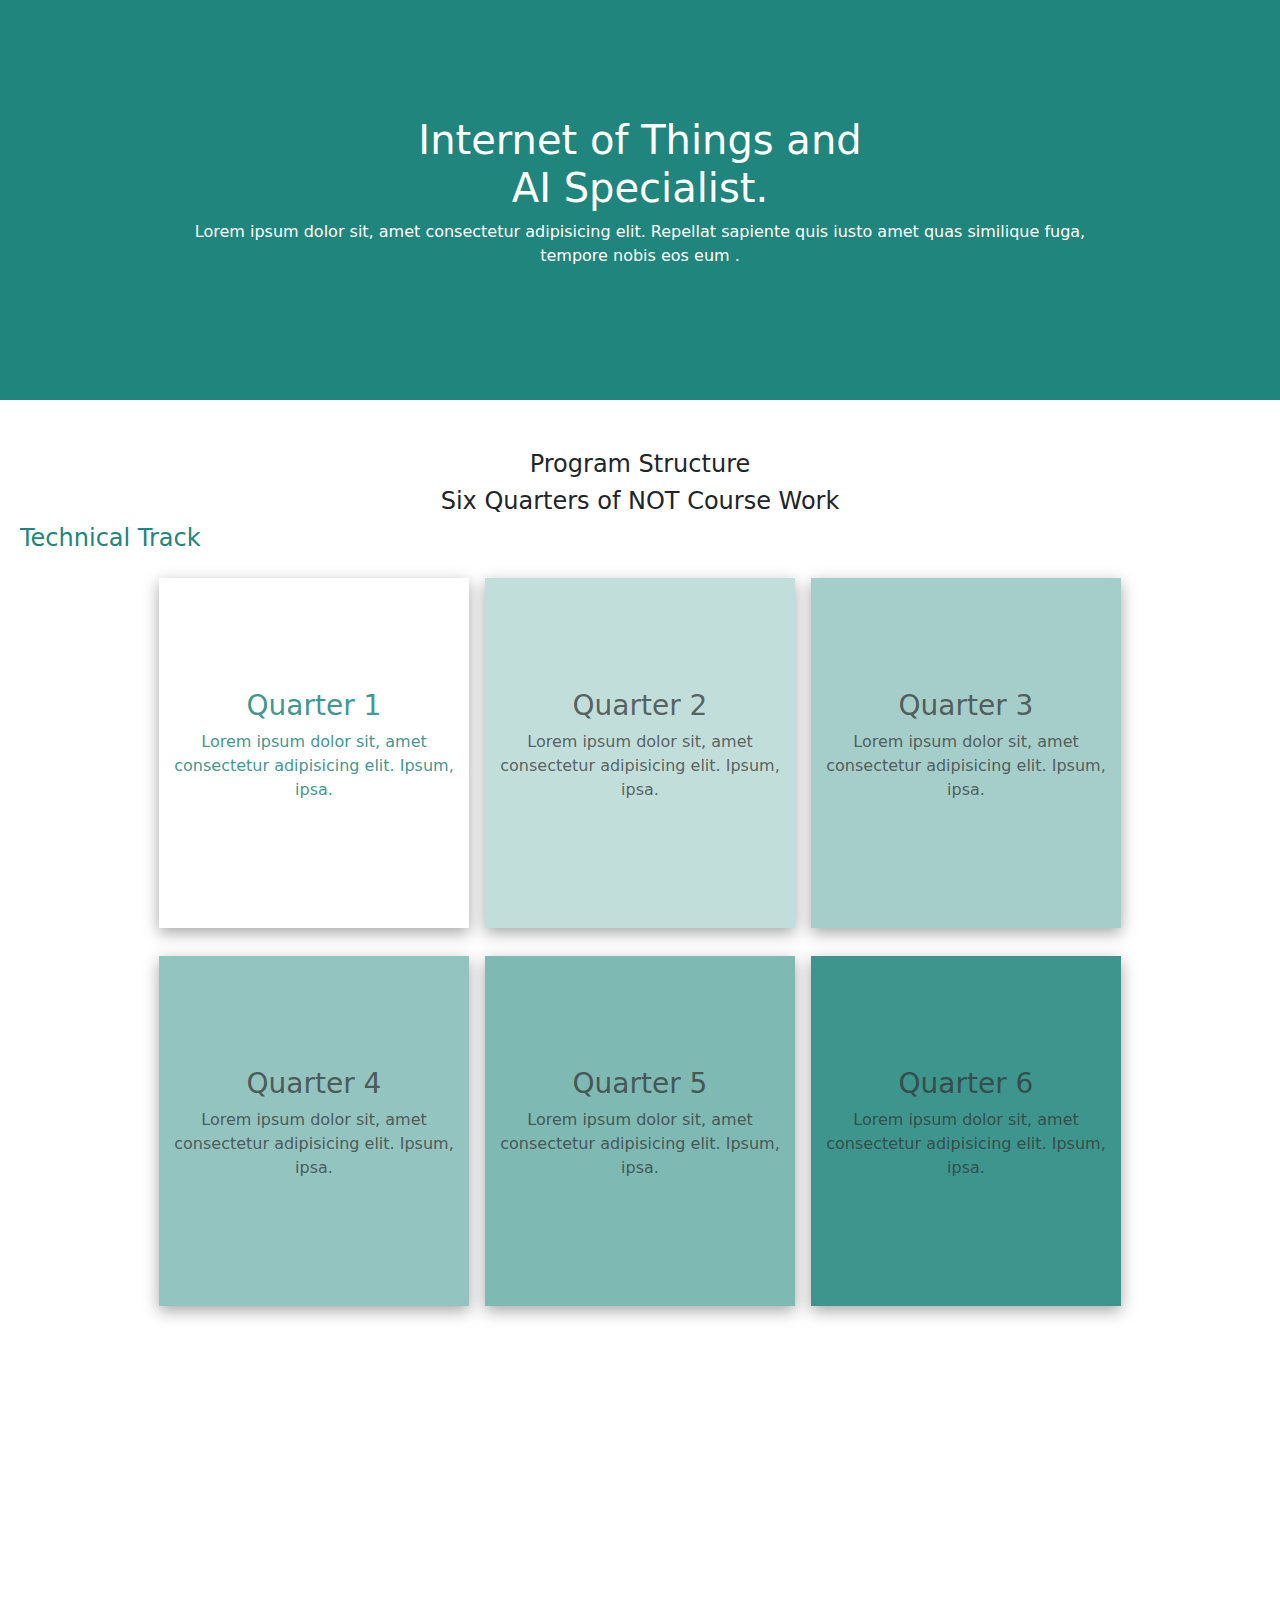
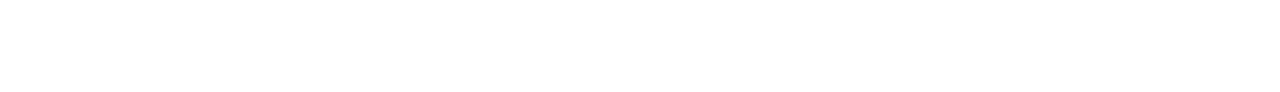
<file: assignment using bootstrap 2/index.html>
<!DOCTYPE html>
<html lang="en">

<head>
    <meta charset="UTF-8">
    <meta http-equiv="X-UA-Compatible" content="IE=edge">
    <meta name="viewport" content="width=device-width, initial-scale=1.0">
    <title>Document</title>
    <link rel="stylesheet" href="https://cdn.jsdelivr.net/npm/bootstrap@5.2.1/dist/css/bootstrap.min.css">
    <script src="https://cdn.jsdelivr.net/npm/bootstrap@5.2.1/dist/js/bootstrap.bundle.min.js"></script>
    <link rel="stylesheet" href="./mian.css">
</head>

<body>
    <div class="Container ">


        <div class="main">
            <div class=" row row1 ">

                <div class="col">
                    <h1>Internet of Things and <br> AI Specialist.</h1>
                    <p>Lorem ipsum dolor sit, amet consectetur adipisicing elit. Repellat sapiente quis iusto amet quas
                        similique fuga, <br> tempore nobis eos eum
                        .</p>
                </div>
            </div>

        </div>

        <div class=" ">
            <div class=" divq2  ">
                <h4>Program Structure </h4>
                <h4>Six Quarters of NOT Course Work</h4>

            </div>

        </div>
      

        <div >
            <div class="col  ">
                <h4 id="h4">Technical Track </h4>
            </div>

        </div>

        <div class=" justify-content-center   minbox ">
            <div class="col-3 mybox  ">
                <h3 class="p3">Quarter 1</h3>
                <p class="p3">Lorem ipsum dolor sit, amet consectetur adipisicing elit. Ipsum, ipsa.</p>
            </div>
            <div class="col-3 mybox bg1">
                <h3 class="h3">Quarter 2</h3>
                <p class="p2">Lorem ipsum dolor sit, amet consectetur adipisicing elit. Ipsum, ipsa.</p>

            </div>
            <div class="col-3 mybox bg2 ">
                <h3 class="h3">Quarter 3</h3>
                <p class="p2">Lorem ipsum dolor sit, amet consectetur adipisicing elit. Ipsum, ipsa.</p>
            </div>
            <div class="col-3 mybox bg3">
                <h3 class="h3">Quarter 4</h3>
                <p class="p2">Lorem ipsum dolor sit, amet consectetur adipisicing elit. Ipsum, ipsa.</p>
            </div>
            <div class="col-2 mybox bg4">
                <h3 class="h3">Quarter 5</h3>
                <p class="p2">Lorem ipsum dolor sit, amet consectetur adipisicing elit. Ipsum, ipsa.</p>
            </div>
            <div class="col-2 mybox bg5 ">
                <h3 class="h3">Quarter 6</h3>
                <p class="p2">Lorem ipsum dolor sit, amet consectetur adipisicing elit. Ipsum, ipsa.</p>
            </div>
            <div class="col-2 mybox1 "> </div>
            <div class="col-2 mybox1 "> </div>


        </div>








    </div>
</body>

</html>
</file>
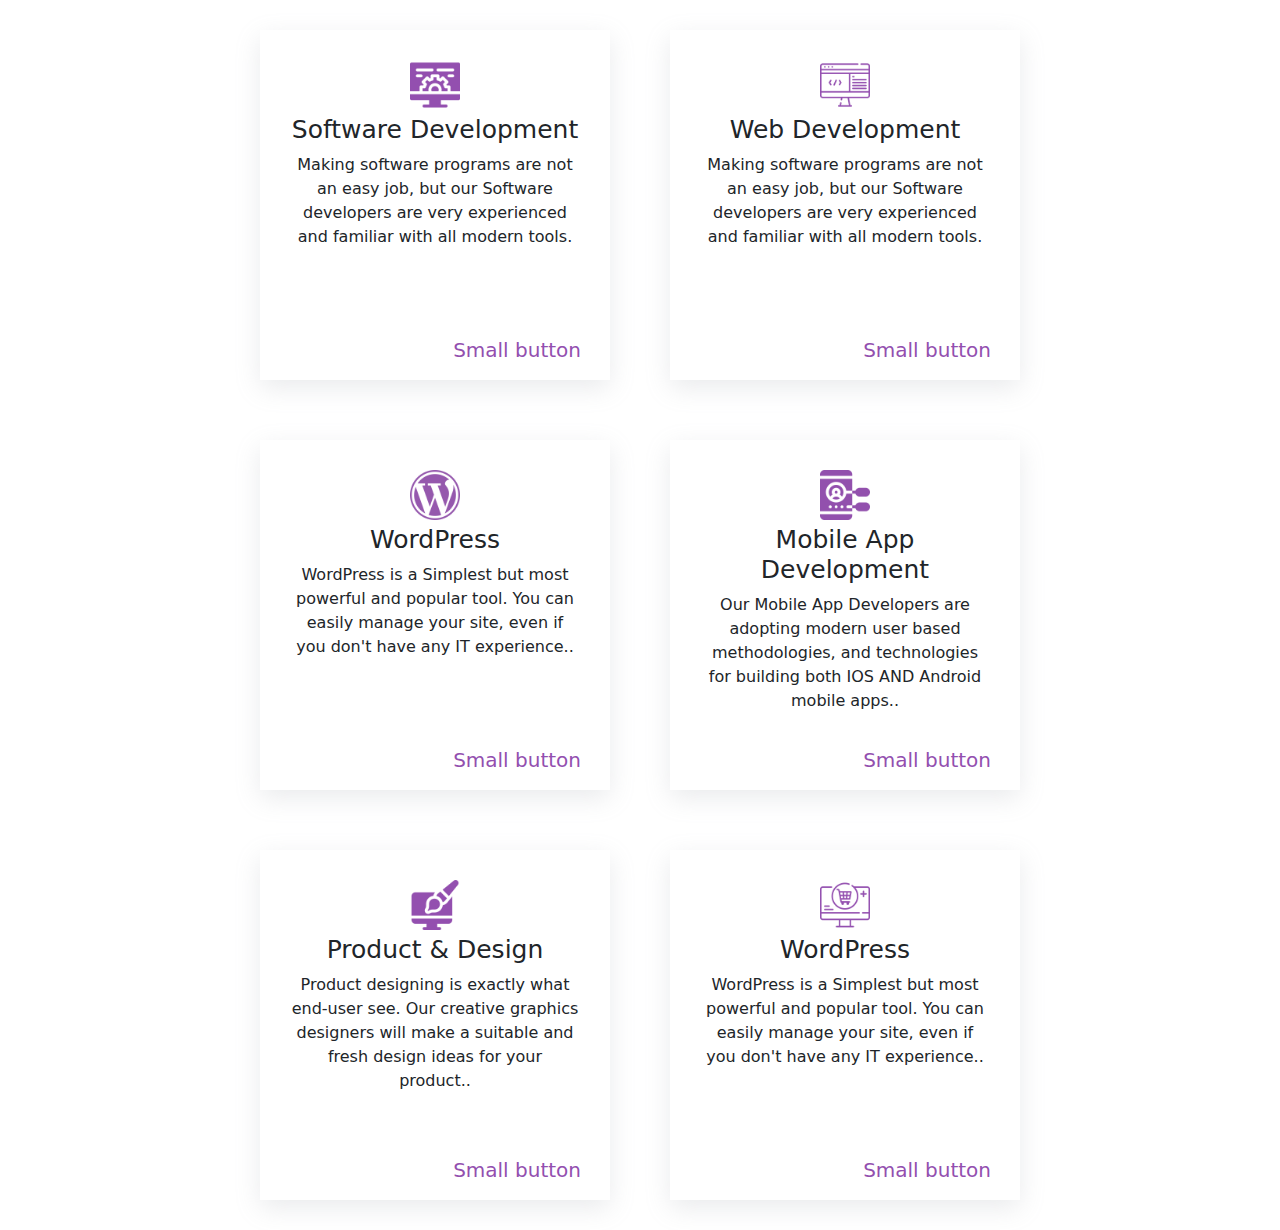
<file: assignment using bootstrap/index.html>
<!DOCTYPE html>
<html lang="en">

<head>
    <meta charset="UTF-8">
    <meta http-equiv="X-UA-Compatible" content="IE=edge">
    <meta name="viewport" content="width=device-width, initial-scale=1.0">
    <title>bootstrap first project </title>

    <link rel="stylesheet" href="https://cdn.jsdelivr.net/npm/bootstrap@5.2.1/dist/css/bootstrap.min.css
    ">
    <script src="https://cdn.jsdelivr.net/npm/bootstrap@5.2.1/dist/js/bootstrap.bundle.min.js
    "></script>
    <link rel="stylesheet" href="mian.css">
</head>

<body>
    <div class="container   text-center">
        <div class="row   ">
            <div class="col-2  gavan  ">
                <img src="./images/software-development-fd2689b86be84f80acea358918d09549.png" class="myimage">
                <h1>Software Development</h1>
                <p>Making software programs are not an easy job, but our Software developers are very experienced and
                    familiar with all modern tools.</p>


                <button type="button" class="btn mybotton  btn-sm">Small button</button>

            </div>
            <div class=" col-2 gavan  ">
                <img src="./images/web-60a248a5620f89fa664ec599a06b323d.png" class="myimage">
                <h1>Web Development</h1>
                <p>Making software programs are not an easy job, but our Software developers are very experienced and
                    familiar with all modern tools.</p>


                <button type="button" class="btn mybotton  btn-sm">Small button</button>

            </div>
            <div class="col-2 gavan  ">
                <img src="./images/wp-c890502f362c25598ed2bbaa289e2e8b.png" class="myimage">
                <h1>WordPress</h1>
                <p>WordPress is a Simplest but most powerful and popular tool. You can easily manage your site, even if
                    you don't have any IT experience..</p>


                <button type="button" class="btn mybotton  btn-sm">Small button</button>

            </div>
            <div class="col-2  gavan  ">
                <img src="./images/download.png" class="myimage">
                <h1>Mobile App Development</h1>
                <p>Our Mobile App Developers are adopting modern user based methodologies, and technologies for building both IOS AND Android mobile apps..</p>


                <button type="button" class="btn mybotton  btn-sm">Small button</button>

            </div>
            <div class="col-2 col-xxl-3  gavan  ">
                <img src="./images/graphics-51a2a3702127f124ff74126c092e4a95.png" class="myimage">
                <h1>Product & Design</h1>
                <p>Product designing is exactly what end-user see. Our creative graphics designers will make a suitable and fresh design ideas for your product..</p>


                <button type="button" class="btn mybotton  btn-sm">Small button</button>

            </div>
            <div class="col-2  gavan  ">
                <img src="./images/online-shopping-9c348a2a4d0fc279416079a6ca0a4a77.png" class="myimage">
                <h1>WordPress</h1>
                <p>WordPress is a Simplest but most powerful and popular tool. You can easily manage your site, even if
                    you don't have any IT experience..</p>


                <button type="button" class="btn mybotton  btn-sm">Small button</button>

            </div>


        </div>
        <div class="row   ">
           



        </div>
    </div>
</body>

</html>
</file>
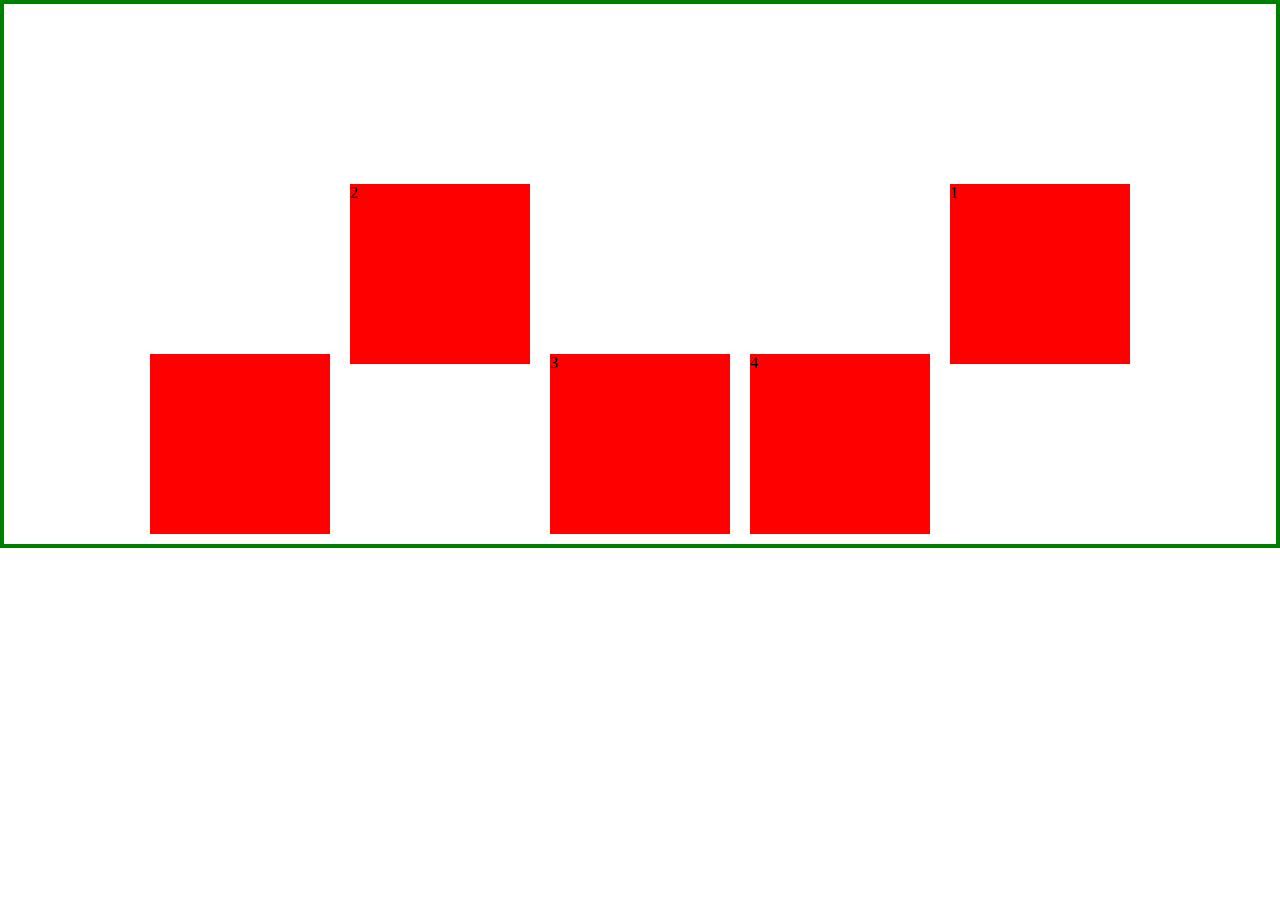
<file: box/index.html>
<!DOCTYPE html>
<html lang="en">
<head>
    <meta charset="UTF-8">
    <meta http-equiv="X-UA-Compatible" content="IE=edge">
    <meta name="viewport" content="width=device-width, initial-scale=1.0">
    <title>Document</title>
    <link rel="stylesheet" href="./mian.css">
</head>
<body>
    <div class="container">
        <div class="flax-items">

        </div>
        <div class="flax-items items1 "   >1</div>
        <div class="flax-items items2 "  >2</div>
        <div class="flax-items items3 "  >3</div>
        <div class="flax-items items4 "  >4</div>
    </div>
</body>
</html>
</file>
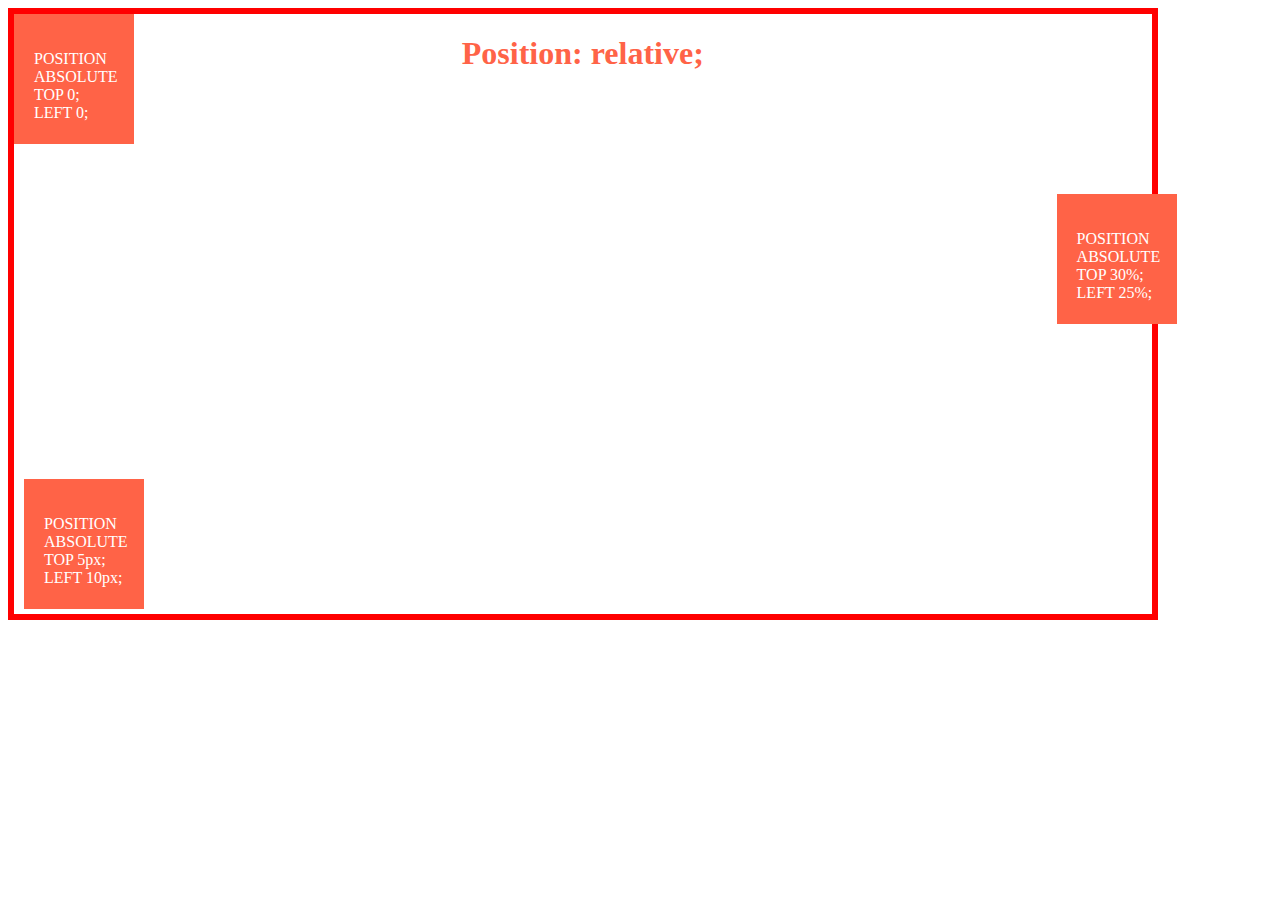
<file: Position relative/index.html>
<!DOCTYPE html>
<html lang="en">
<head>
    <meta charset="UTF-8">
    <meta http-equiv="X-UA-Compatible" content="IE=edge">
    <meta name="viewport" content="width=device-width, initial-scale=1.0">
    <title>position Relative </title>
    <link rel="stylesheet" href="./main.css">
</head>
<body>
<div id="main" >
    <h1>Position: relative;</h1>
    <div id="div1" >
        <p>
            POSITION ABSOLUTE TOP 0; LEFT 0;
        </p>
        

    </div>
    <div class="div2">
        <p>
            POSITION ABSOLUTE TOP 5px; LEFT 10px;
        </p>
    </div>
    <div class="div3">
        <p>
            POSITION ABSOLUTE TOP 30%; LEFT 25%;
        </p>
    </div>
</div>
</body>
</html>
</file>
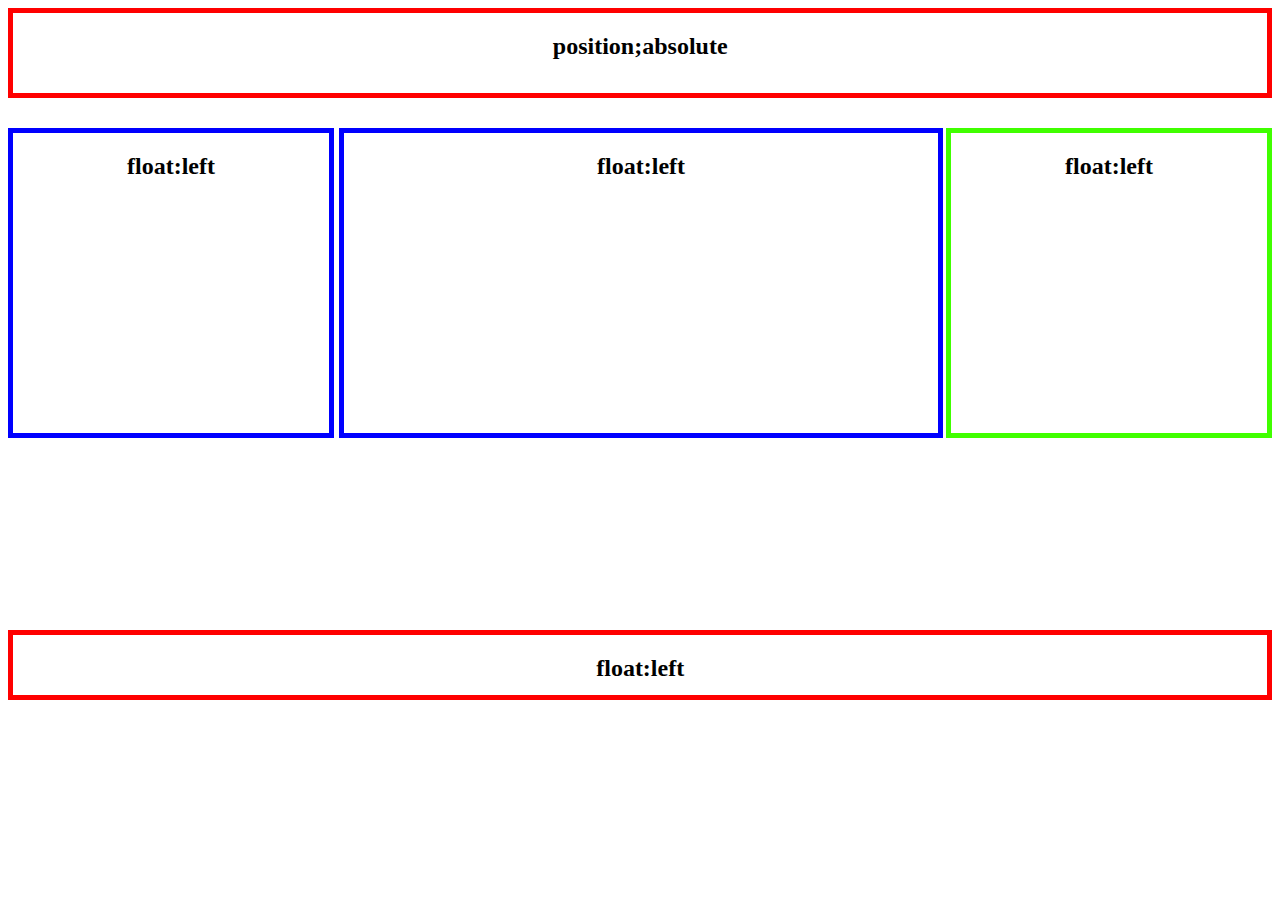
<file: position;absolute/index.html>
<!DOCTYPE html>
<html lang="en">
<head>
    <meta charset="UTF-8">
    <meta http-equiv="X-UA-Compatible" content="IE=edge">
    <meta name="viewport" content="width=device-width, initial-scale=1.0">
    <title>Position:absolute;</title>
    <link rel="stylesheet" href="main.css">
</head>
<body>
    <div>
      
        <div id="div1" >
            <h2>float:left </h2>
        </div>
        <div id="div2" >
            <h2>float:left </h2>
        </div>
        <div class="div1" >
            <h2>position;absolute </h2>
        </div>
        <div id="div3" >
            <h2>float:left </h2>
        </div>
        <div id="div4" >
            <h2>float:left </h2>
        </div>
       



    </div>
    
</body>
</html>
</file>
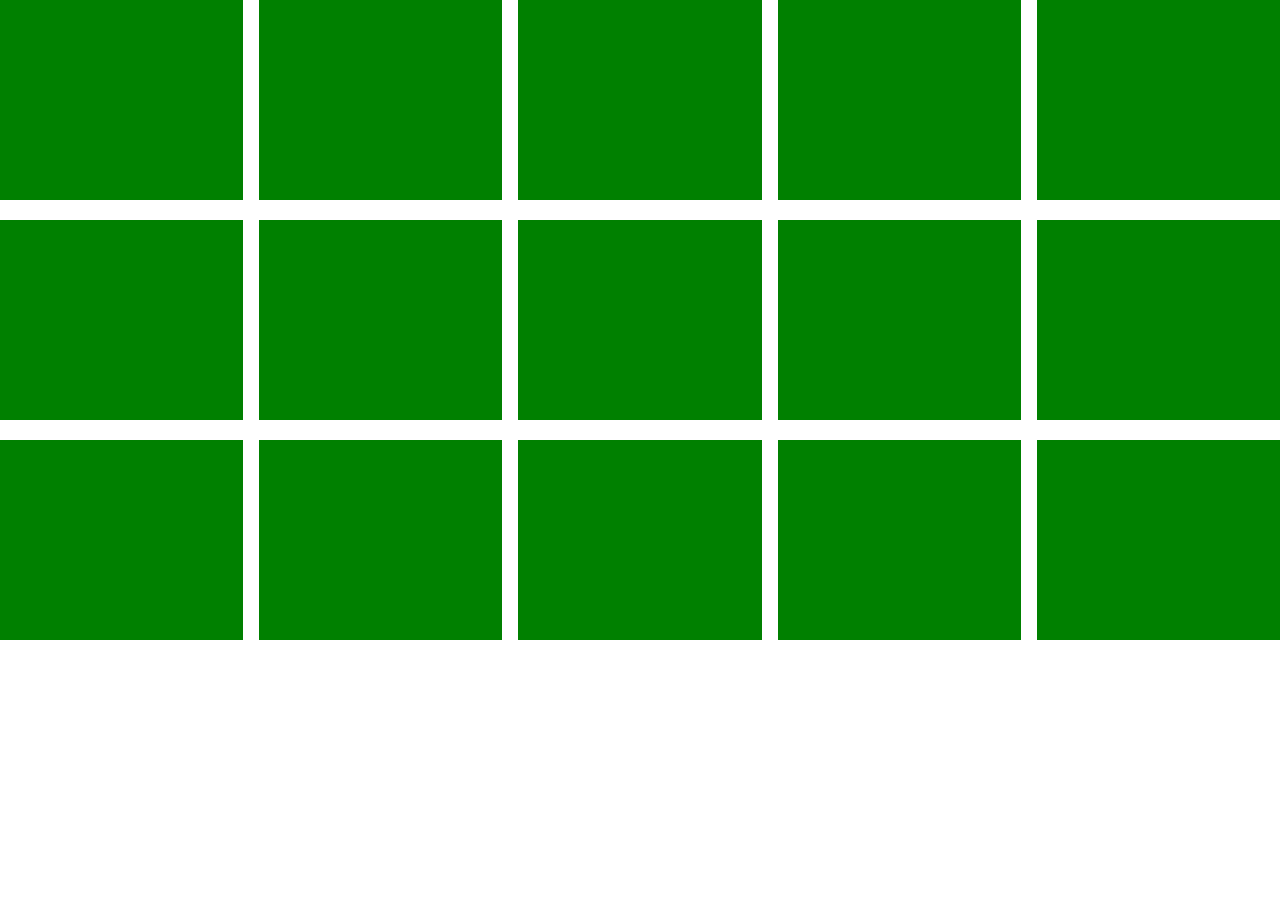
<file: responsive box/index.html>
<!DOCTYPE html>
<html lang="en">
<head>
    <meta charset="UTF-8">
    <meta http-equiv="X-UA-Compatible" content="IE=edge">
    <meta name="viewport" content="width=device-width, initial-scale=1.0">
    <title>this is title </title>
    <link rel="stylesheet" href="./main.css">
    <script src="https://cdn.jsdelivr.net/npm/bootstrap@5.2.1/dist/js/bootstrap.bundle.min.js
    "></script>
</head>
<body>
  <div>
<dvi class="mainbox">
    <div class="box1">  </div>
    <div class="box1"></div>
    <div class="box1"></div>
    <div class="box1"></div>
    <div class="box1"></div>
    <div class="box1"></div>
    <div class="box1"></div>
    <div class="box1"></div>
    <div class="box1"></div>
    <div class="box1"></div>
    <div class="box1"></div>
    <div class="box1"></div>
    <div class="box1"></div>
    <div class="box1"></div>
    <div class="box1"></div>

  </dvi>



</body>
</html>
</file>
<file: assignment using bootstrap 2/mian.css>
.main {
  background-color: rgb(32, 133, 124) !important ;
  display: flex;
  flex-direction: row;
  justify-content: center;
  /* border: 2px solid red; */
  height: 400px;
}
.row1 {
  display: flex;
  flex-direction: row;

  justify-content: center;
  align-items: center;
}
.col > h1,
p {
  /* border: 2px solid rgb(102, 255, 0); */
  text-align: center;
  color: white;
}

.divq2 {
  display: flex;
  flex-direction: column;
  justify-content: center;
  align-items: center;
  margin-top: 50px !important ;
}
#h4 {
  color: rgb(32, 133, 124);
  margin-left: 20px;
  padding-bottom: 10px;
}

.minbox {
  display: flex;
  flex-wrap: wrap;
  flex-direction: row;
  justify-content: center;
  align-items: center;
}
.mybox {
  /* border: 2px solid red; */
  height: 350px;
  width: 310px !important ;
  margin: 8px;
  margin-bottom: 20px;

  box-shadow: rgba(0, 0, 0, 0.35) 0px 5px 15px;
  display: flex;
  flex-direction: column;
  justify-content: center;
  align-items: center;
}

.p3 {
  color: rgba(32, 133, 125, 0.868);
}

.h3 {
  color: rgba(50, 50, 50, 0.742);
}
.p2 {
  color: rgba(50, 50, 50, 0.742);
}

.bg5 {
  background-color: rgba(32, 133, 125, 0.868);
}

.bg4 {
  background-color: rgba(32, 133, 125, 0.575);
}

.bg3 {
  background-color: rgba(32, 133, 125, 0.484);
}

.bg2 {
  background-color: rgba(32, 133, 125, 0.402);
}

.bg1 {
  background-color: rgba(32, 133, 125, 0.276);
}

.mybox1 {
  height: 350px;
  width: 310px !important ;
  margin: 8px;
}
.row{
display: flex;


}
</file>
<file: assignment using bootstrap/mian.css>
.row{
    justify-content: center;
}

.gavan {
  /* background-color: red !important; */
  height: 350px;
  width: 350px;
  margin: 30px;
  padding: 30px;
  box-shadow: rgba(149, 157, 165, 0.2) 0px 8px 24px;
  position: relative;

}

.myimage {
  width: 50px;
}
.gavan > h1 {
  font-size: 25px;
  margin-top: 5px;
}
.gavan.p {
  font-size: 17px !important ;
}

.mybotton {
  font-size: 20px;

  /* margin-top: 20px; */
  position: absolute;
  bottom: 10px;
  right: 20px;
  color: #934faf;
}
</file>
<file: box/mian.css>
*{
    margin: 0px;
    padding: 0px;
}
.container{
    border: 4px solid green;
   display: flex;
   height: 60vh;
   /* flex-direction: row-reverse; */
   /* flex-direction: column-reverse; */
   flex-direction: row;
   /* justify-content: flex-start; */
   justify-content: center;
   /* justify-content: flex-end; */
   /* justify-content: flex-start; */
   /* justify-content: space-around; */
   /* justify-content: baseline; */
   align-items: flex-end;
   /* align-items: flex-end; */
   /* align-items: flex-start; */
 flex-wrap: wrap;
   
 
   

}
.flax-items{
    background-color: red;
    width: 20vh;
    height: 20vh;
    margin: 10px;
}
.items1{
    order: 3;
    /* flex-grow: 20;
    flex-shrink: 2; */
    align-self: center;
}
.items2{
align-self: center;

}
</file>
<file: Position relative/main.css>
#main{
    width: 90%;
    height: 600px;
    background-color: rgb(255, 255, 255);
    border: 6px solid red;
    position: relative;
 
}
h1{
    text-align: center;
    color: tomato;
}
#div1{
width: 80px ;
height: 90px;
background-color: tomato;
padding: 20px;
color: white;
position: absolute;
top: 0px;
bottom: 0px;

}

.div2{
    width: 80px;
    height: 90px;
    background-color: tomato;
    color: white;
    padding: 20px;
    position: absolute;
    bottom: 5px;
    left: 10px;
}
.div3{
    width: 80px;
    height: 90px;
    background-color: tomato;
    color: white;
    position: absolute;
    top: 30%;
    right: -25px;
    padding: 20px;
   
}
</file>
<file: position;absolute/main.css>
.div1  {
    width: 98%;
    height: 40px;
    border: 5px solid red;
   
   padding-bottom: 40px;
   position: absolute;
   
   
   
}
h2{
    text-align: center;
 
}
#div1{
    width: 25%;
    height: 300px;
    border: 5px solid blue;
    float: left;
    margin-right: 5px;
    margin-top: 120px;
}
#div2{
    width: 47%;
    height: 300px;
    border: 5px solid blue;
    float: left;
    margin-top: 120px;
    
}
#div3{
    width: 25%;
    height: 300px;
    border: 5px solid rgb(64, 255, 0);
    float: right;
    margin-top: 120px;
}

#div4{
    width: 98%;
    height: 40px;
    border: 5px solid red;
    position: absolute;
    bottom: 200px;
    padding-bottom: 20px;
}
</file>
<file: responsive box/main.css>
*{
  margin: 0px;
  padding: 0px;
}

.mainbox{
    width: 100%;
    display: flex;
    flex-direction: row;
   
    justify-content: space-between;
  
    flex-wrap: wrap;
}
.box1{
    background-color: green;
    width: 19%;
    height: 200px;
    margin-bottom: 20px;

}

@media screen and (max-width: 1200px) {
    
    .box1{
      
        width: 24%;
       
    }
    
    
  }

  @media screen and (max-width: 900px) {
    
    .box1{
      
        width: 32.5%;
       
    }
    
    
  }

  @media screen and (max-width: 650px) {
    
    .box1{
      
        width: 49.5%;
       
    }
    
    
  }

  @media screen and (max-width: 500px) {
    
    .box1{
      
        width: 100%;
       
    }
    
    
  }
</file>
